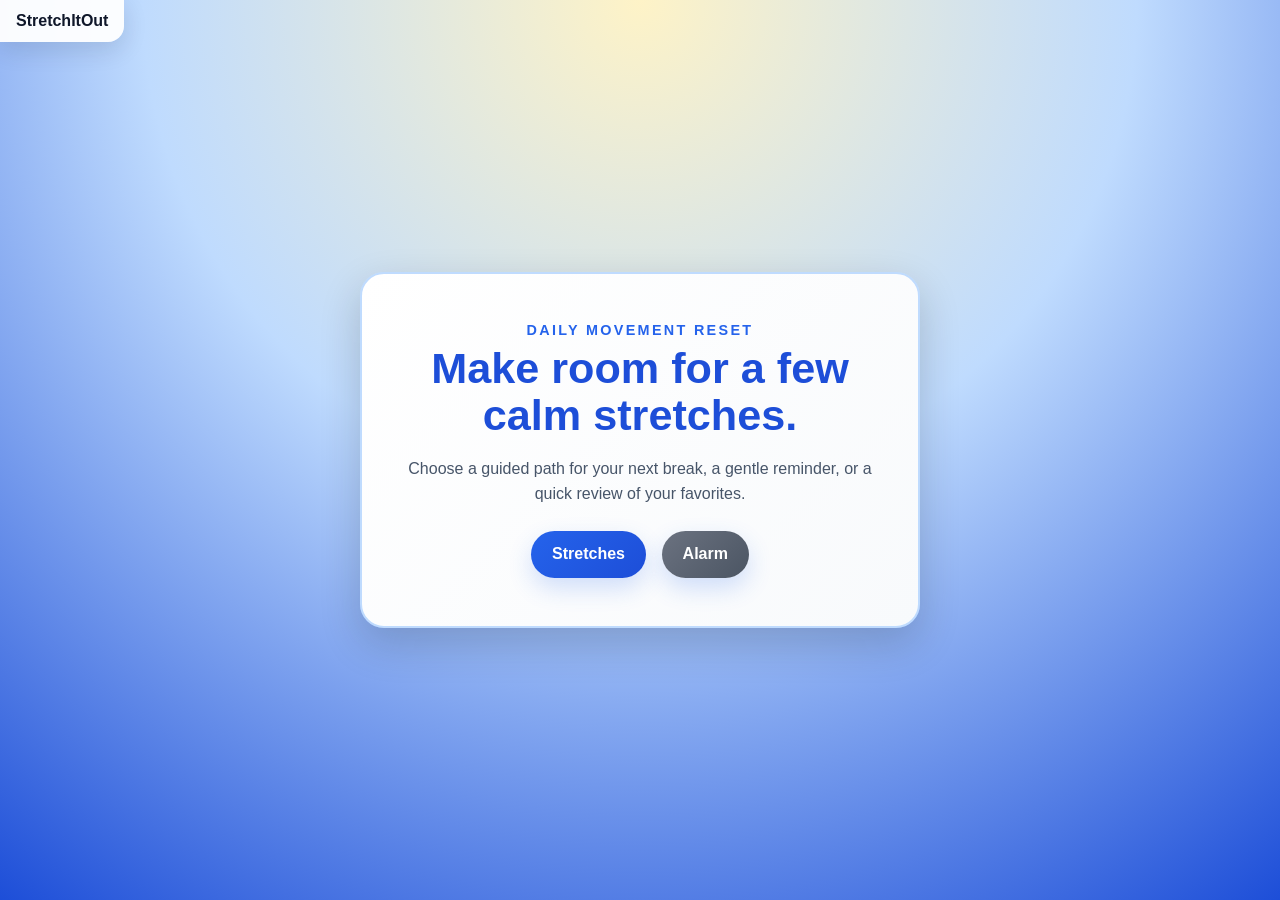
<file: index.html>
<!DOCTYPE html>
<html lang="en">
<head>
  <meta charset="UTF-8">
  <meta name="viewport" content="width=device-width, initial-scale=1.0">
  <title>StretchItOut</title>
  <link rel="stylesheet" href="./styles.css">
</head>
<body class="page-home">
  <div class="title-badge">StretchItOut</div>
  <main class="card hero-card">
    <p class="eyebrow">Daily movement reset</p>
    <h1>Make room for a few calm stretches.</h1>
    <p class="intro">Choose a guided path for your next break, a gentle reminder, or a quick review of your favorites.</p>
    <div class="button-row">
      <a class="button" href="./stretches.html">Stretches</a>
      <a class="button button-secondary" href="./alarms.html">Alarm</a>
    </div>
  </main>
  <script src="./app.js"></script>
</body>
</html>
</file>
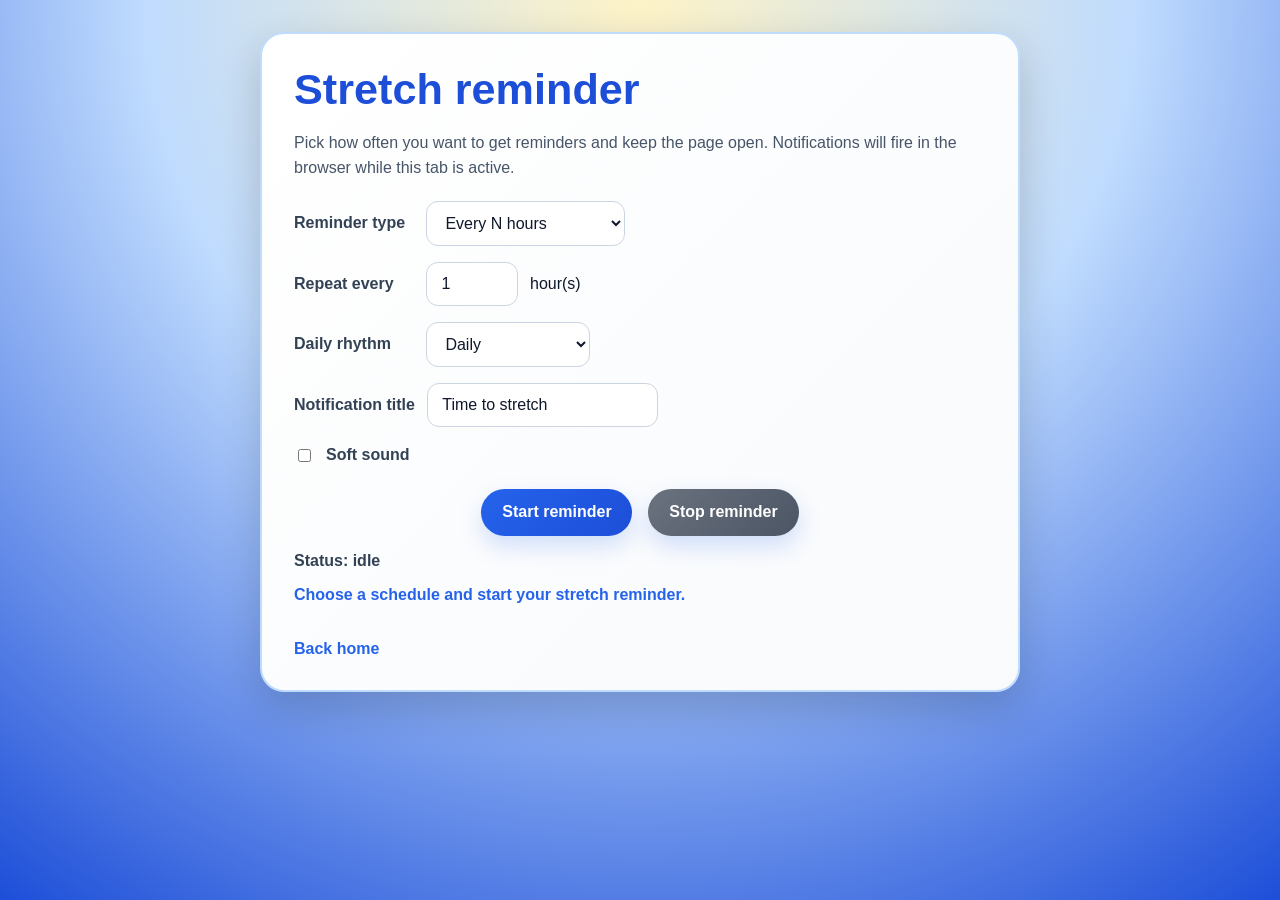
<file: alarms.html>
<!DOCTYPE html>
<html lang="en">
<head>
  <meta charset="UTF-8">
  <meta name="viewport" content="width=device-width, initial-scale=1.0">
  <title>Stretch reminder</title>
  <link rel="stylesheet" href="./styles.css">
</head>
<body class="page-alarms">
  <main class="card alarm-card">
    <h1>Stretch reminder</h1>
    <p class="intro">Pick how often you want to get reminders and keep the page open. Notifications will fire in the browser while this tab is active.</p>

    <div class="form-row">
      <label for="scheduleMode">Reminder type</label>
      <select id="scheduleMode">
        <option value="hours">Every N hours</option>
        <option value="days">Every N days at time</option>
        <option value="datetime">Specific date/time</option>
      </select>
    </div>

    <div class="form-row" id="hoursSettings">
      <label for="hours">Repeat every</label>
      <input id="hours" type="number" min="1" value="1">
      <span>hour(s)</span>
    </div>

    <div class="form-row hidden" id="daysSettings">
      <label for="days">Repeat every</label>
      <input id="days" type="number" min="1" value="1">
      <span>day(s) at</span>
      <input id="dayTime" type="time" value="09:00">
    </div>

    <div class="form-row hidden" id="dateTimeSettings">
      <div class="form-row compact">
        <label for="reminderDate">Date</label>
        <input id="reminderDate" type="date">
      </div>
      <div class="form-row compact">
        <label for="reminderTime">Time</label>
        <input id="reminderTime" type="time">
      </div>
      <button id="addDateTime" class="button button-secondary" type="button">Add date/time reminder</button>
      <div>
        <p class="small-note">Added reminders:</p>
        <ul id="scheduleList" class="schedule-list"></ul>
      </div>
    </div>

    <div class="form-row">
      <label for="frequency">Daily rhythm</label>
      <select id="frequency">
        <option>Daily</option>
        <option>Every other day</option>
        <option>Every week</option>
      </select>
    </div>

    <div class="form-row">
      <label for="title">Notification title</label>
      <input id="title" type="text" value="Time to stretch" maxlength="40">
    </div>

    <div class="form-row switch-row">
      <input id="softSound" type="checkbox">
      <label for="softSound">Soft sound</label>
    </div>

    <div class="button-row">
      <button id="startBtn" class="button" type="button">Start reminder</button>
      <button id="stopBtn" class="button button-secondary" type="button">Stop reminder</button>
    </div>

    <p id="status" class="status">Status: idle</p>
    <p id="message" class="message">Choose a schedule and start your stretch reminder.</p>
    <a class="link" href="./index.html">Back home</a>
  </main>
  <script src="./app.js"></script>
</body>
</html>
</file>
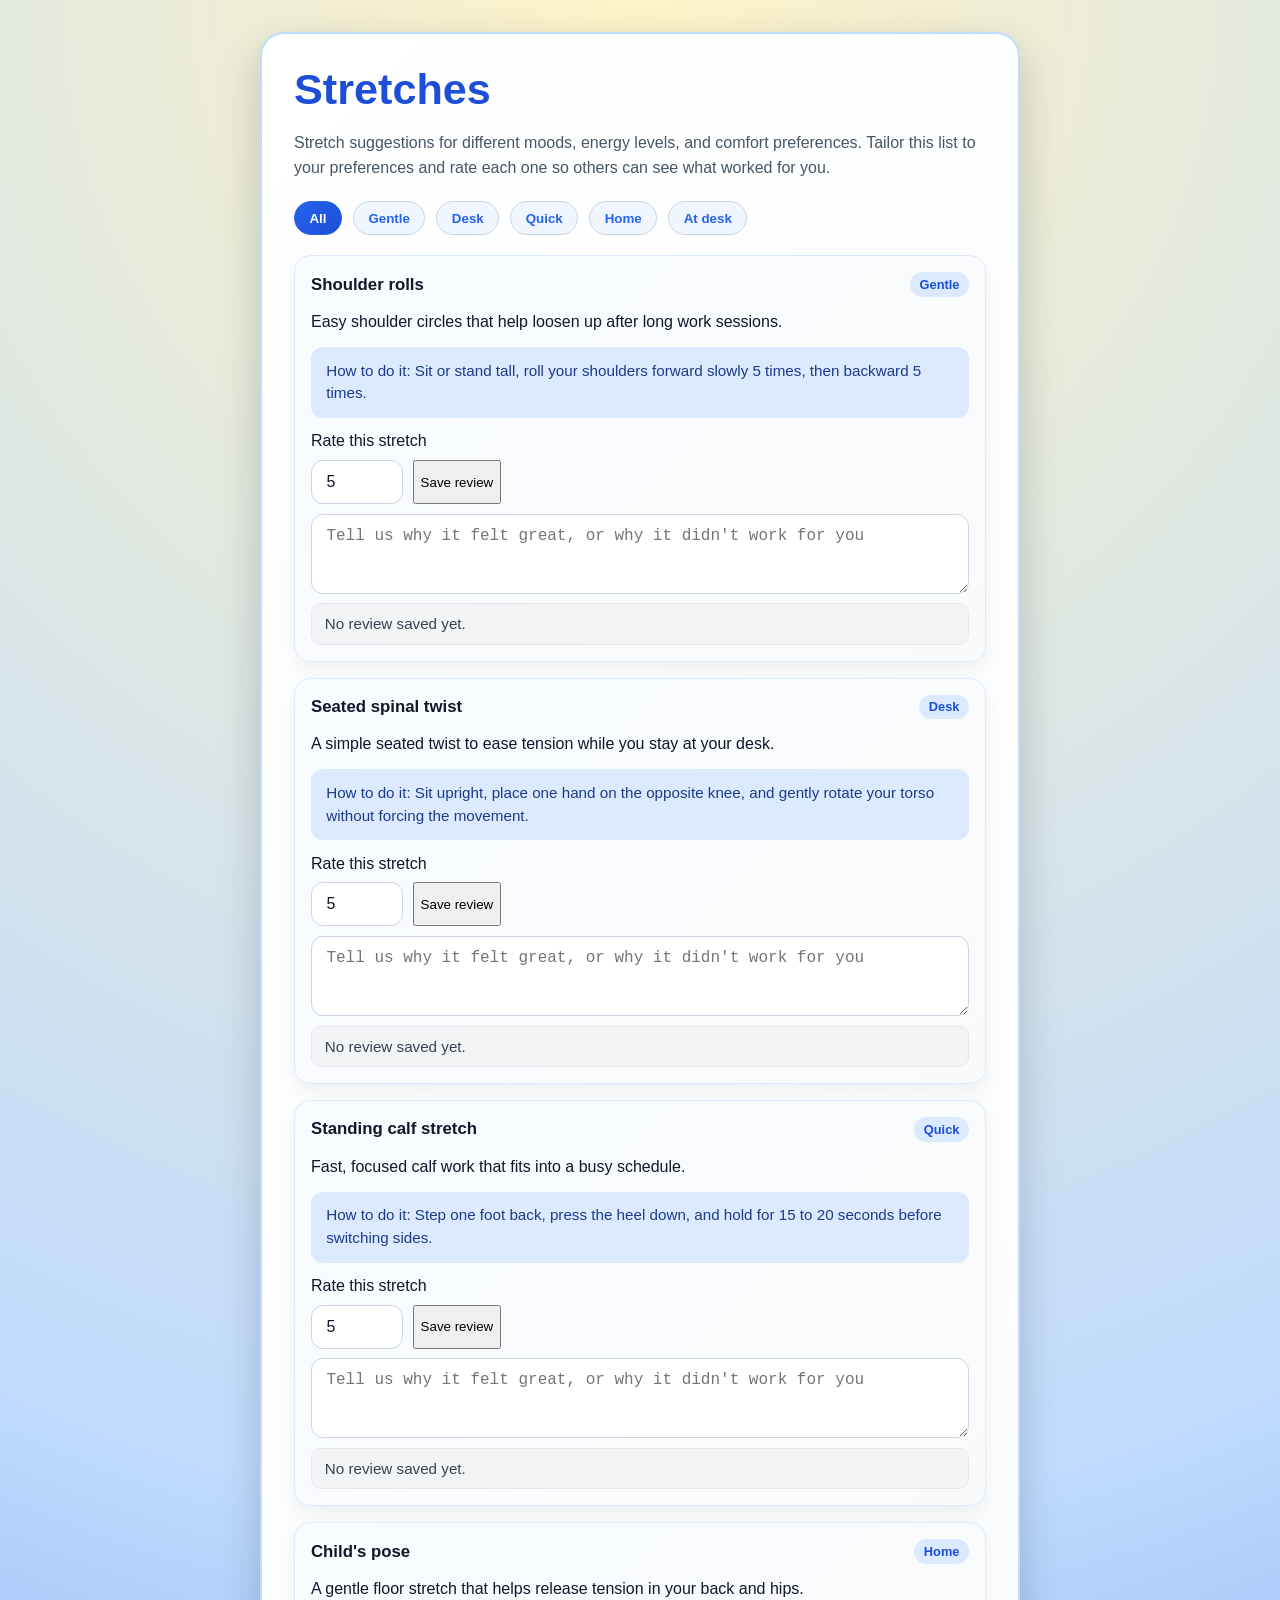
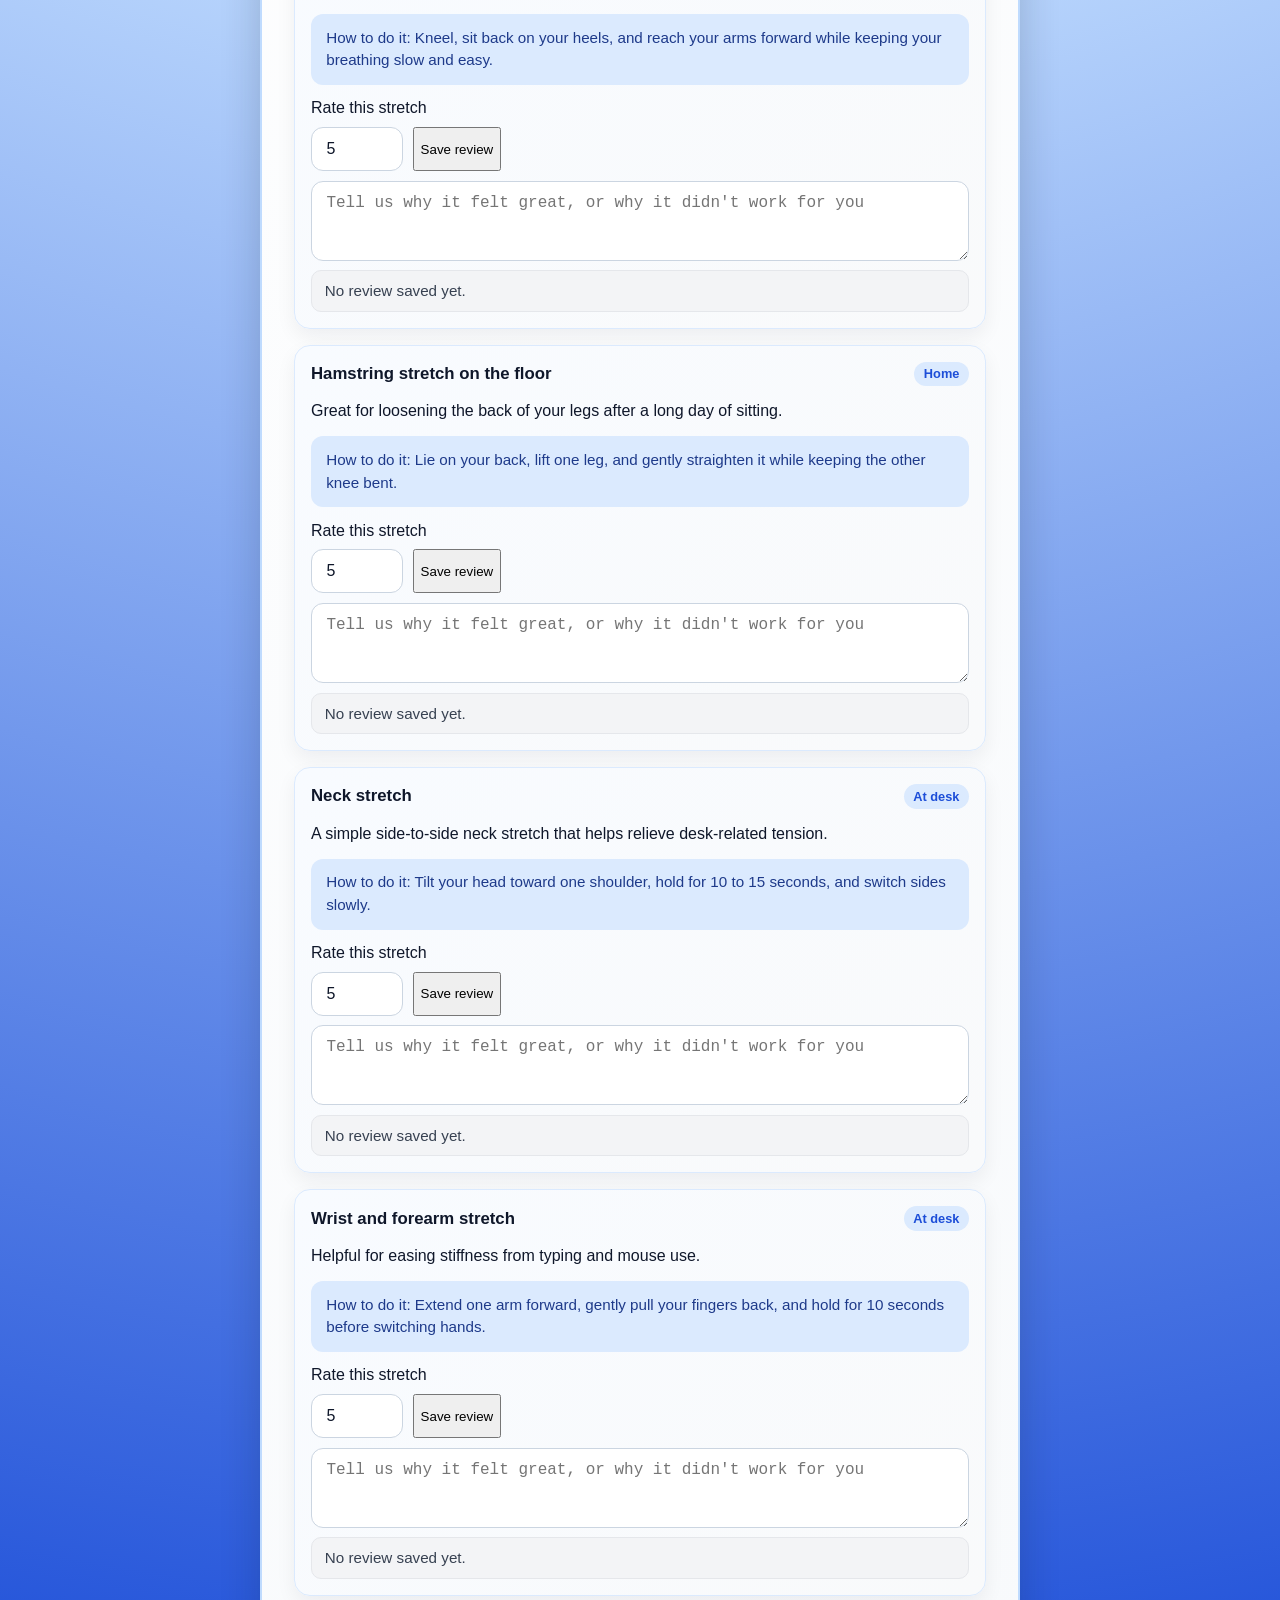
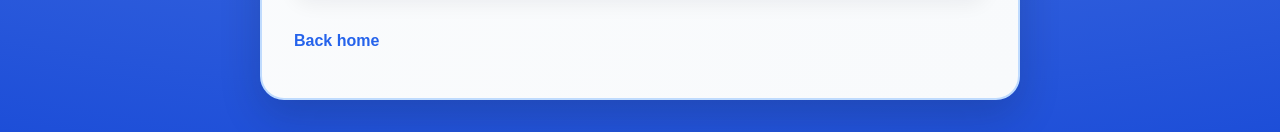
<file: stretches.html>
<!DOCTYPE html>
<html lang="en">
<head>
  <meta charset="UTF-8">
  <meta name="viewport" content="width=device-width, initial-scale=1.0">
  <title>Stretches</title>
  <link rel="stylesheet" href="./styles.css">
</head>
<body class="page-stretches">
  <main class="card">
    <h1>Stretches</h1>
    <p class="intro">Stretch suggestions for different moods, energy levels, and comfort preferences. Tailor this list to your preferences and rate each one so others can see what worked for you.</p>

    <div class="filters" aria-label="Stretch preference filters">
      <button class="filter-pill active" data-filter="all">All</button>
      <button class="filter-pill" data-filter="Gentle">Gentle</button>
      <button class="filter-pill" data-filter="Desk">Desk</button>
      <button class="filter-pill" data-filter="Quick">Quick</button>
      <button class="filter-pill" data-filter="Home">Home</button>
      <button class="filter-pill" data-filter="At desk">At desk</button>
    </div>

    <div class="stretch-list">
      <article class="stretch-card" data-category="Gentle">
        <div class="stretch-header">
          <span class="stretch-title">Shoulder rolls</span>
          <span class="tag">Gentle</span>
        </div>
        <p>Easy shoulder circles that help loosen up after long work sessions.</p>
        <div class="how-to">How to do it: Sit or stand tall, roll your shoulders forward slowly 5 times, then backward 5 times.</div>
        <div class="rating-row">
          <label for="rating-shoulders">Rate this stretch</label>
          <div class="rating-inputs">
            <input id="rating-shoulders" type="number" min="1" max="5" step="1" value="5">
            <button type="button" data-save-target="rating-shoulders" data-note-target="note-shoulders">Save review</button>
          </div>
          <textarea id="note-shoulders" placeholder="Tell us why it felt great, or why it didn't work for you"></textarea>
          <div class="saved-review" id="saved-shoulders">No review saved yet.</div>
        </div>
      </article>

      <article class="stretch-card" data-category="Desk">
        <div class="stretch-header">
          <span class="stretch-title">Seated spinal twist</span>
          <span class="tag">Desk</span>
        </div>
        <p>A simple seated twist to ease tension while you stay at your desk.</p>
        <div class="how-to">How to do it: Sit upright, place one hand on the opposite knee, and gently rotate your torso without forcing the movement.</div>
        <div class="rating-row">
          <label for="rating-twist">Rate this stretch</label>
          <div class="rating-inputs">
            <input id="rating-twist" type="number" min="1" max="5" step="1" value="5">
            <button type="button" data-save-target="rating-twist" data-note-target="note-twist">Save review</button>
          </div>
          <textarea id="note-twist" placeholder="Tell us why it felt great, or why it didn't work for you"></textarea>
          <div class="saved-review" id="saved-twist">No review saved yet.</div>
        </div>
      </article>

      <article class="stretch-card" data-category="Quick">
        <div class="stretch-header">
          <span class="stretch-title">Standing calf stretch</span>
          <span class="tag">Quick</span>
        </div>
        <p>Fast, focused calf work that fits into a busy schedule.</p>
        <div class="how-to">How to do it: Step one foot back, press the heel down, and hold for 15 to 20 seconds before switching sides.</div>
        <div class="rating-row">
          <label for="rating-calf">Rate this stretch</label>
          <div class="rating-inputs">
            <input id="rating-calf" type="number" min="1" max="5" step="1" value="5">
            <button type="button" data-save-target="rating-calf" data-note-target="note-calf">Save review</button>
          </div>
          <textarea id="note-calf" placeholder="Tell us why it felt great, or why it didn't work for you"></textarea>
          <div class="saved-review" id="saved-calf">No review saved yet.</div>
        </div>
      </article>

      <article class="stretch-card" data-category="Home">
        <div class="stretch-header">
          <span class="stretch-title">Child's pose</span>
          <span class="tag">Home</span>
        </div>
        <p>A gentle floor stretch that helps release tension in your back and hips.</p>
        <div class="how-to">How to do it: Kneel, sit back on your heels, and reach your arms forward while keeping your breathing slow and easy.</div>
        <div class="rating-row">
          <label for="rating-child-pose">Rate this stretch</label>
          <div class="rating-inputs">
            <input id="rating-child-pose" type="number" min="1" max="5" step="1" value="5">
            <button type="button" data-save-target="rating-child-pose" data-note-target="note-child-pose">Save review</button>
          </div>
          <textarea id="note-child-pose" placeholder="Tell us why it felt great, or why it didn't work for you"></textarea>
          <div class="saved-review" id="saved-child-pose">No review saved yet.</div>
        </div>
      </article>

      <article class="stretch-card" data-category="Home">
        <div class="stretch-header">
          <span class="stretch-title">Hamstring stretch on the floor</span>
          <span class="tag">Home</span>
        </div>
        <p>Great for loosening the back of your legs after a long day of sitting.</p>
        <div class="how-to">How to do it: Lie on your back, lift one leg, and gently straighten it while keeping the other knee bent.</div>
        <div class="rating-row">
          <label for="rating-hamstring">Rate this stretch</label>
          <div class="rating-inputs">
            <input id="rating-hamstring" type="number" min="1" max="5" step="1" value="5">
            <button type="button" data-save-target="rating-hamstring" data-note-target="note-hamstring">Save review</button>
          </div>
          <textarea id="note-hamstring" placeholder="Tell us why it felt great, or why it didn't work for you"></textarea>
          <div class="saved-review" id="saved-hamstring">No review saved yet.</div>
        </div>
      </article>

      <article class="stretch-card" data-category="At desk">
        <div class="stretch-header">
          <span class="stretch-title">Neck stretch</span>
          <span class="tag">At desk</span>
        </div>
        <p>A simple side-to-side neck stretch that helps relieve desk-related tension.</p>
        <div class="how-to">How to do it: Tilt your head toward one shoulder, hold for 10 to 15 seconds, and switch sides slowly.</div>
        <div class="rating-row">
          <label for="rating-neck">Rate this stretch</label>
          <div class="rating-inputs">
            <input id="rating-neck" type="number" min="1" max="5" step="1" value="5">
            <button type="button" data-save-target="rating-neck" data-note-target="note-neck">Save review</button>
          </div>
          <textarea id="note-neck" placeholder="Tell us why it felt great, or why it didn't work for you"></textarea>
          <div class="saved-review" id="saved-neck">No review saved yet.</div>
        </div>
      </article>

      <article class="stretch-card" data-category="At desk">
        <div class="stretch-header">
          <span class="stretch-title">Wrist and forearm stretch</span>
          <span class="tag">At desk</span>
        </div>
        <p>Helpful for easing stiffness from typing and mouse use.</p>
        <div class="how-to">How to do it: Extend one arm forward, gently pull your fingers back, and hold for 10 seconds before switching hands.</div>
        <div class="rating-row">
          <label for="rating-wrist">Rate this stretch</label>
          <div class="rating-inputs">
            <input id="rating-wrist" type="number" min="1" max="5" step="1" value="5">
            <button type="button" data-save-target="rating-wrist" data-note-target="note-wrist">Save review</button>
          </div>
          <textarea id="note-wrist" placeholder="Tell us why it felt great, or why it didn't work for you"></textarea>
          <div class="saved-review" id="saved-wrist">No review saved yet.</div>
        </div>
      </article>
    </div>

    <p><a class="link" href="./index.html">Back home</a></p>
  </main>
  <script src="./app.js"></script>
</body>
</html>
</file>
<file: styles.css>
:root {
  color-scheme: light;
  --bg-start: #fef3c7;
  --bg-mid: #bfdbfe;
  --bg-end: #1d4ed8;
  --surface: rgba(255, 255, 255, 0.95);
  --border: #bfdbfe;
  --text: #0f172a;
  --muted: #475569;
  --accent: #2563eb;
  --accent-dark: #1d4ed8;
  --accent-soft: #dbeafe;
}

* {
  box-sizing: border-box;
}

body {
  margin: 0;
  font-family: Arial, Helvetica, sans-serif;
  color: var(--text);
  min-height: 100vh;
  background: radial-gradient(circle at top, var(--bg-start) 0%, var(--bg-mid) 45%, var(--bg-end) 100%);
}

.page-home {
  display: grid;
  place-items: center;
  padding: 2rem 1rem;
  position: relative;
  overflow: hidden;
}

.page-stretches,
.page-alarms {
  padding: 2rem 1rem;
}

.title-badge {
  position: absolute;
  top: 0;
  left: 0;
  background: var(--surface);
  padding: 0.75rem 1rem;
  border-bottom-right-radius: 1rem;
  box-shadow: 0 8px 24px rgba(15, 23, 42, 0.12);
  font-size: 1rem;
  font-weight: 800;
  color: var(--text);
}

.card {
  width: min(92%, 760px);
  margin: 0 auto;
  background: linear-gradient(135deg, #ffffff, #f8fafc);
  border: 2px solid var(--border);
  border-radius: 24px;
  padding: 2rem;
  box-shadow: 0 16px 40px rgba(15, 23, 42, 0.2);
}

.hero-card {
  max-width: 560px;
  text-align: center;
  padding: 3rem 2.5rem;
}

.eyebrow {
  margin: 0 0 0.4rem;
  font-size: 0.9rem;
  font-weight: 700;
  letter-spacing: 0.16em;
  text-transform: uppercase;
  color: var(--accent);
}

h1 {
  margin: 0 0 0.75rem;
  font-size: clamp(2rem, 4vw, 2.7rem);
  color: var(--accent-dark);
  line-height: 1.1;
}

.intro {
  color: var(--muted);
  line-height: 1.6;
  margin-bottom: 1.25rem;
}

.button-row {
  display: flex;
  justify-content: center;
  gap: 1rem;
  flex-wrap: wrap;
  margin-top: 1.5rem;
}

.button {
  display: inline-flex;
  align-items: center;
  justify-content: center;
  padding: 0.9rem 1.3rem;
  border-radius: 999px;
  border: none;
  background: linear-gradient(135deg, var(--accent), var(--accent-dark));
  color: white;
  font-size: 1rem;
  font-weight: 700;
  text-decoration: none;
  cursor: pointer;
  box-shadow: 0 10px 24px rgba(37, 99, 235, 0.2);
  transition: transform 0.2s ease, box-shadow 0.2s ease;
}

.button:hover {
  transform: translateY(-2px);
  box-shadow: 0 12px 28px rgba(37, 99, 235, 0.28);
}

.button-secondary {
  background: linear-gradient(135deg, #6b7280, #4b5563);
}

.filters {
  display: flex;
  flex-wrap: wrap;
  gap: 0.7rem;
  margin: 1rem 0 1.25rem;
}

.filter-pill {
  border: 1px solid #cbd5e1;
  border-radius: 999px;
  background: #eff6ff;
  color: var(--accent);
  padding: 0.55rem 0.9rem;
  font-weight: 700;
  cursor: pointer;
}

.filter-pill.active {
  background: linear-gradient(135deg, var(--accent), var(--accent-dark));
  color: white;
  border-color: var(--accent);
}

.stretch-list {
  display: grid;
  gap: 1rem;
}

.stretch-card {
  border: 1px solid #dbeafe;
  border-radius: 16px;
  padding: 1rem;
  background: linear-gradient(135deg, #f8fbff, #f9fafb);
  box-shadow: 0 8px 20px rgba(15, 23, 42, 0.06);
}

.stretch-header {
  display: flex;
  justify-content: space-between;
  align-items: center;
  gap: 0.75rem;
  margin-bottom: 0.4rem;
}

.stretch-title {
  font-weight: 800;
  font-size: 1.05rem;
}

.tag {
  display: inline-block;
  padding: 0.3rem 0.6rem;
  border-radius: 999px;
  background: var(--accent-soft);
  color: var(--accent-dark);
  font-size: 0.8rem;
  font-weight: 700;
}

.how-to {
  margin-top: 0.75rem;
  padding: 0.8rem 0.95rem;
  border-radius: 12px;
  background: #dbeafe;
  color: #1e3a8a;
  font-size: 0.95rem;
  line-height: 1.5;
}

.rating-row {
  display: flex;
  flex-direction: column;
  gap: 0.6rem;
  margin-top: 0.9rem;
}

.rating-inputs {
  display: flex;
  flex-wrap: wrap;
  gap: 0.6rem;
}

input,
select,
textarea {
  padding: 0.75rem 0.9rem;
  border: 1px solid #cbd5e1;
  border-radius: 0.75rem;
  font-size: 1rem;
  color: #0f172a;
  background: white;
}

textarea {
  min-height: 80px;
  resize: vertical;
}

input[type="number"] {
  width: 92px;
}

.form-row {
  display: flex;
  flex-wrap: wrap;
  align-items: center;
  gap: 0.75rem;
  margin-top: 1rem;
}

.form-row.compact {
  margin-top: 0;
}

.form-row label {
  min-width: 120px;
  font-weight: 700;
  color: #334155;
}

.switch-row {
  margin-top: 1.2rem;
}

.switch-row input {
  width: auto;
}

.small-note {
  color: #475569;
  margin: 0.5rem 0 0.25rem;
}

.schedule-list {
  list-style: none;
  padding: 0;
  margin: 0;
  display: grid;
  gap: 0.6rem;
}

.schedule-item {
  display: flex;
  justify-content: space-between;
  align-items: center;
  gap: 0.75rem;
  padding: 0.8rem 1rem;
  border-radius: 0.95rem;
  background: #f8fbff;
  border: 1px solid #cbd5e1;
}

.schedule-item button {
  border: none;
  padding: 0.45rem 0.75rem;
  border-radius: 0.75rem;
  background: #ef4444;
  color: white;
  cursor: pointer;
}

.saved-review {
  padding: 0.7rem 0.8rem;
  border-radius: 10px;
  background: #f3f4f6;
  color: #374151;
  border: 1px solid #e5e7eb;
  font-size: 0.95rem;
}

.status,
.message {
  margin-top: 1rem;
  font-weight: 700;
  color: #334155;
}

.message {
  color: var(--accent);
}

.link {
  display: inline-block;
  margin-top: 1.25rem;
  color: var(--accent);
  font-weight: 700;
  text-decoration: none;
}

.hidden {
  display: none;
}

@media (max-width: 640px) {
  .card {
    padding: 1.4rem;
  }

  .hero-card {
    padding: 2rem 1.2rem;
  }
}
</file>
